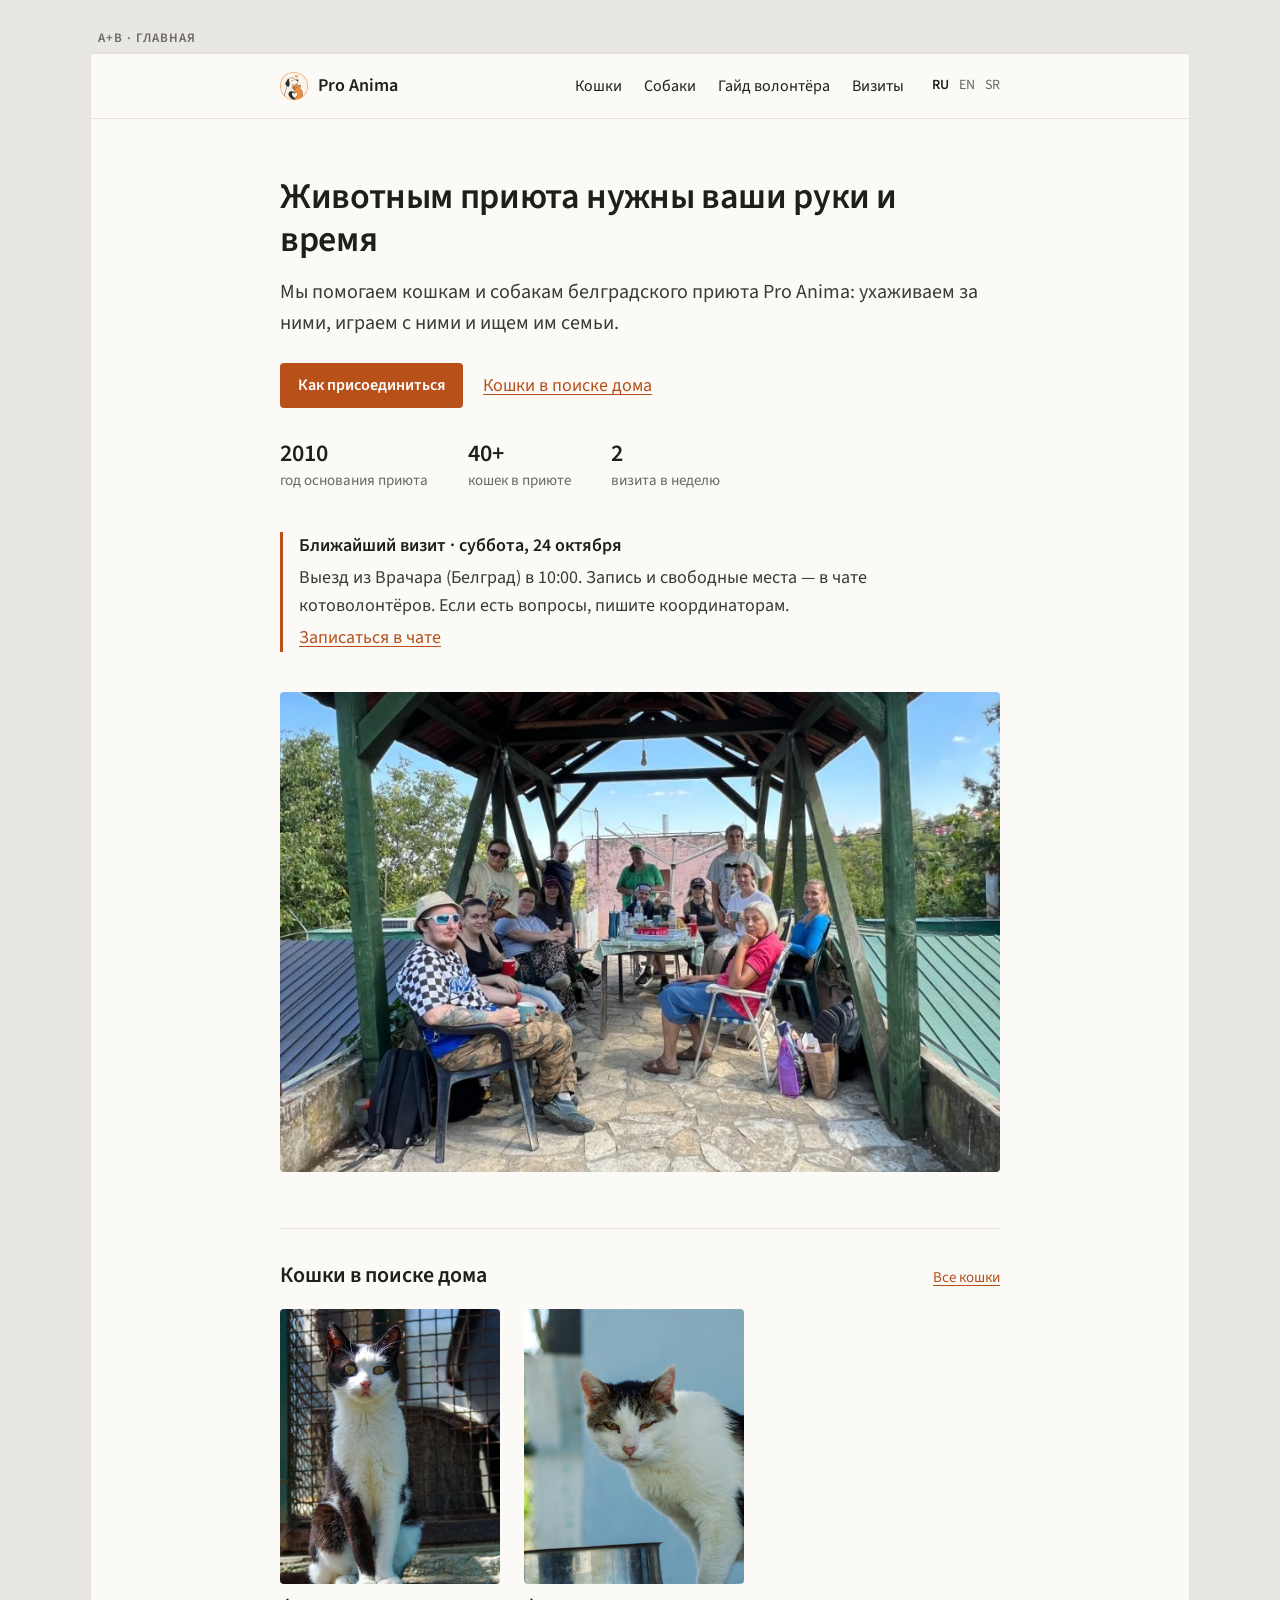
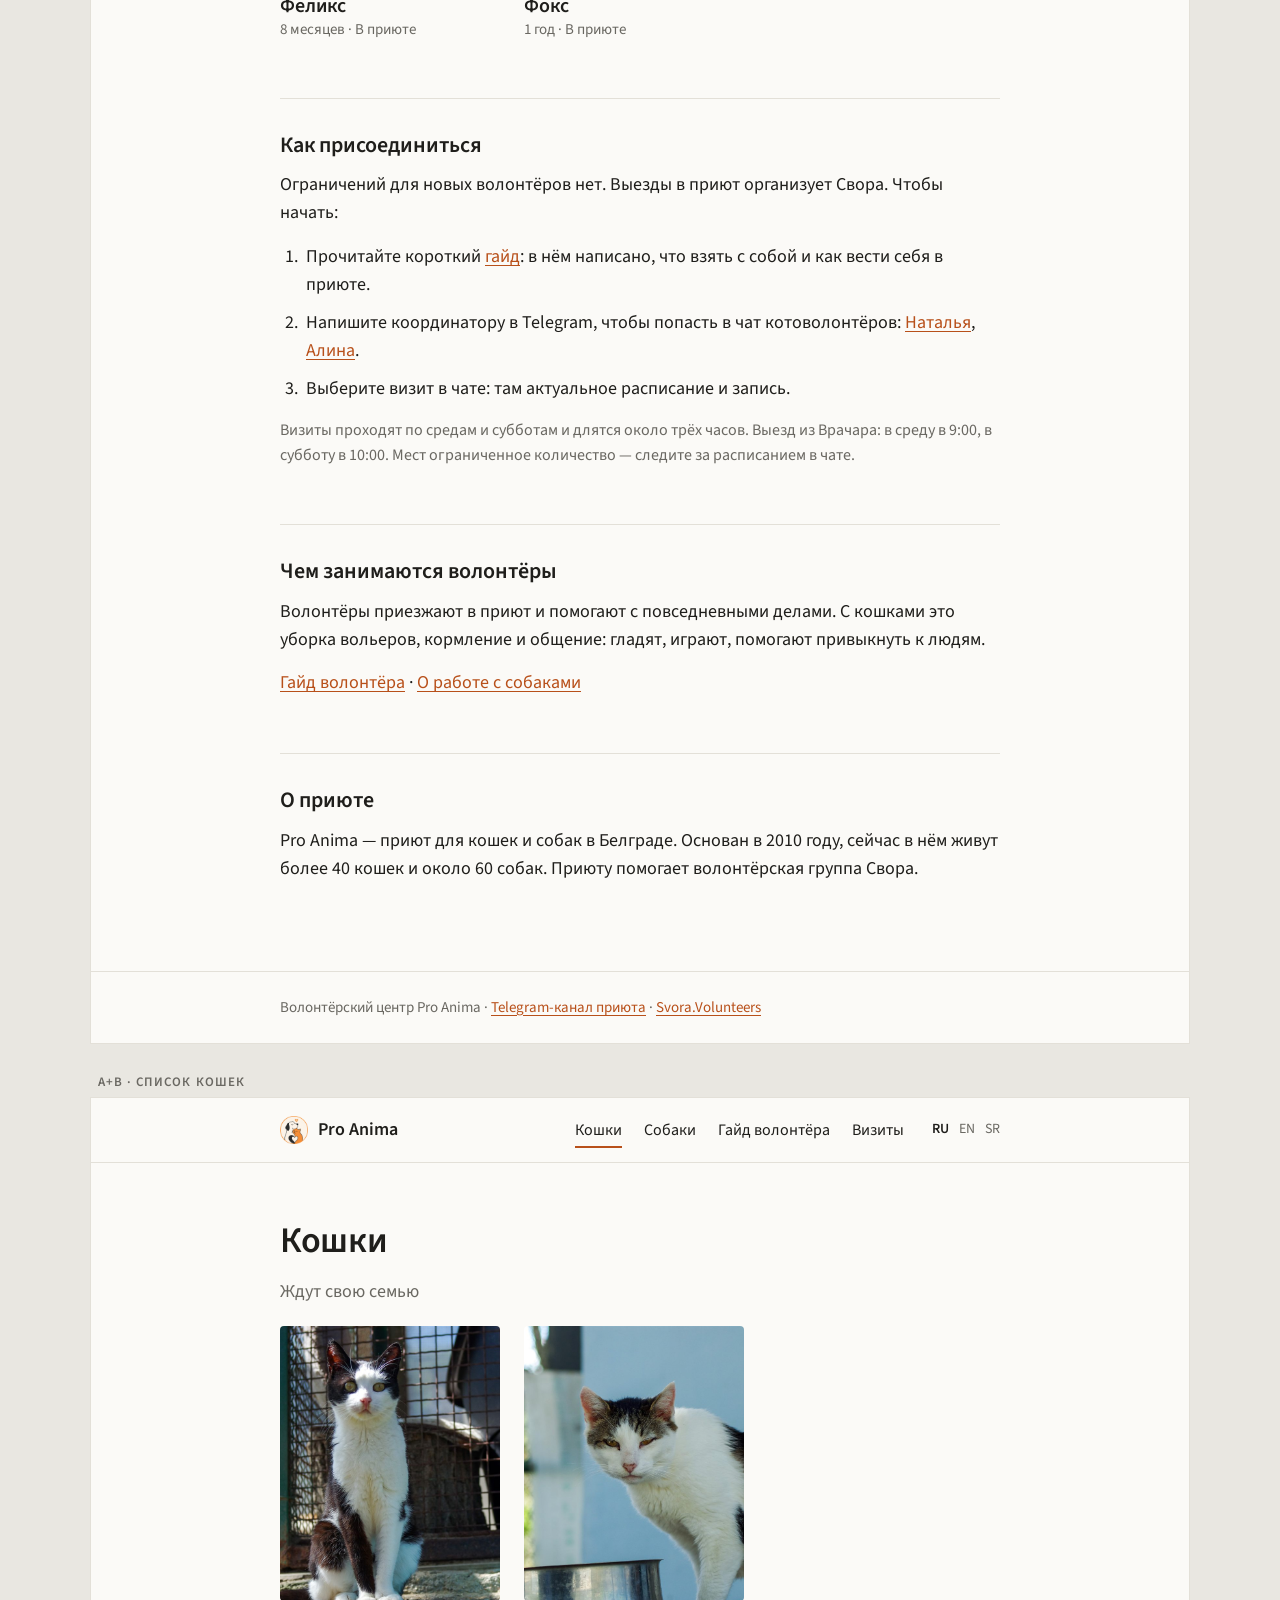
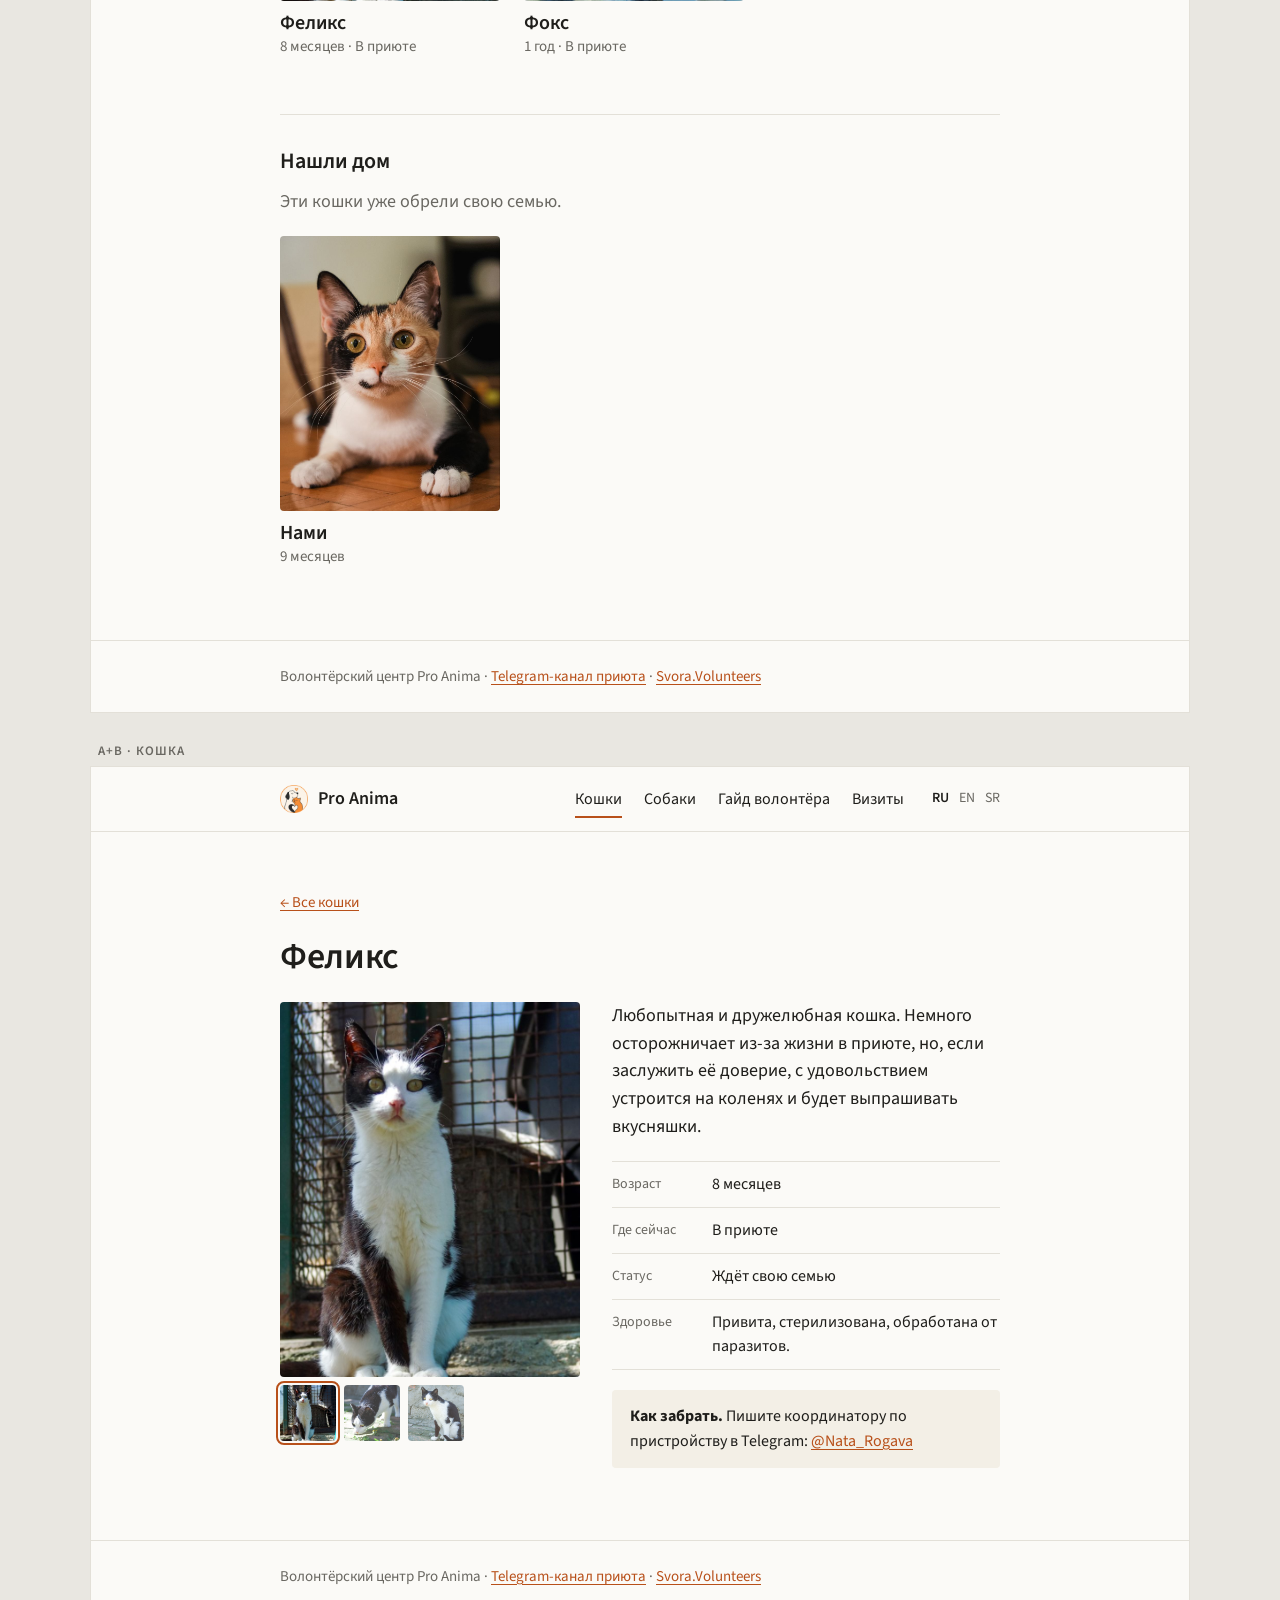
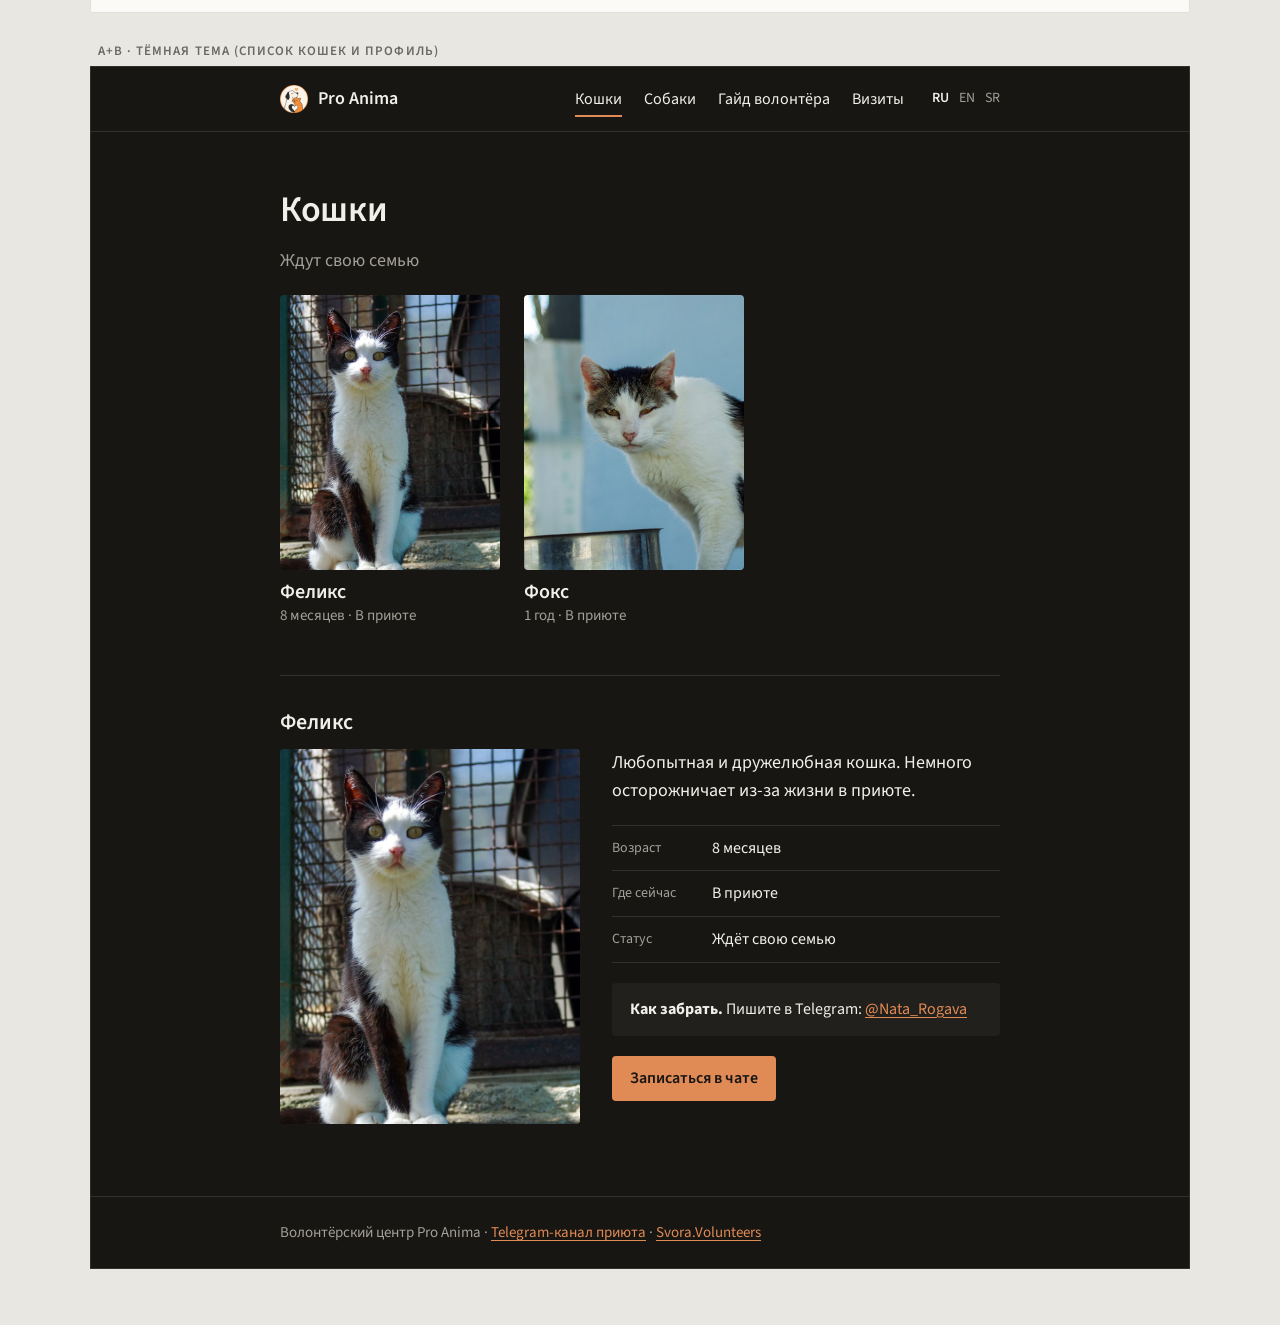
<file: docs/redesign/mockups/d-hybrid.html>
<!doctype html>
<html lang="ru">
<head>
<meta charset="utf-8">
<meta name="viewport" content="width=device-width, initial-scale=1">
<title>Направление A+B — склейка</title>
<link rel="preconnect" href="https://fonts.googleapis.com">
<link href="https://fonts.googleapis.com/css2?family=Source+Sans+3:wght@400;600&display=swap&subset=cyrillic,latin-ext" rel="stylesheet">
<style>
:root {
  --bg: #fbfaf7; --surface: #f3efe6; --ink: #1f1e1b; --body: #3b3a36; --muted: #6a6862; --line: #e3e0d8;
  --accent: #b8501a; --on-accent: #fff;
  --font: "Source Sans 3", system-ui, sans-serif;
  --col: 720px; --gutter: 24px; --card: 220px;
}
/* Dark: same tokens, only values change. Accent is lightened to keep AA contrast on dark. */
.dark {
  --bg: #171613; --surface: #22201c; --ink: #f1efe9; --body: #d6d3cb; --muted: #a29f97; --line: #34312c;
  --accent: #e08a55; --on-accent: #171613;
}
* { box-sizing: border-box; }
body { margin: 0; background: #e9e7e1; font-family: var(--font); color: var(--ink); font-size: 18px; line-height: 1.55; }
.label { max-width: 1100px; margin: 32px auto 8px; padding: 0 8px; font: 600 13px/1 var(--font); letter-spacing: .08em; text-transform: uppercase; color: #6a6862; }
.screen { max-width: 1100px; margin: 0 auto 8px; background: var(--bg); color: var(--ink); border: 1px solid var(--line); }
a { color: var(--accent); text-underline-offset: 3px; }
.wrap { max-width: calc(var(--col) + 2 * var(--gutter)); margin: 0 auto; padding: 0 var(--gutter); }

header { border-bottom: 1px solid var(--line); }
header .wrap { display: flex; flex-wrap: wrap; align-items: center; gap: 8px 28px; min-height: 64px; }
.brand { display: flex; align-items: center; gap: 10px; font-weight: 600; color: var(--ink); text-decoration: none; margin-right: auto; }
.brand img { width: 28px; height: 28px; }
header nav { display: flex; flex-wrap: wrap; gap: 4px 22px; font-size: 16px; }
header nav a { color: var(--ink); text-decoration: none; padding: 4px 0; }
header nav a[aria-current] { box-shadow: 0 2px 0 var(--accent); }
.lang { font-size: 14px; color: var(--muted); display: flex; gap: 10px; }
.lang b { color: var(--ink); font-weight: 600; }

main { padding: 56px 0 72px; }
h1 { font-size: 36px; line-height: 1.2; font-weight: 600; margin: 0 0 16px; letter-spacing: -.01em; }
h2 { font-size: 22px; line-height: 1.3; font-weight: 600; margin: 0 0 12px; }
p { margin: 0 0 16px; }
.lead { font-size: 20px; color: var(--body); }
.sub { color: var(--muted); margin: 0 0 20px; }
.btn { display: inline-block; padding: 10px 18px; border-radius: 4px; background: var(--accent); color: var(--on-accent); text-decoration: none; font-weight: 600; font-size: 16px; }
.actions { display: flex; flex-wrap: wrap; gap: 12px 20px; align-items: center; margin-top: 24px; }
section.block { margin-top: 56px; padding-top: 32px; border-top: 1px solid var(--line); }
.facts { display: flex; flex-wrap: wrap; gap: 12px 40px; margin-top: 32px; color: var(--muted); font-size: 15px; }
.facts b { display: block; font-size: 24px; color: var(--ink); font-weight: 600; line-height: 1.2; }
.next { margin-top: 40px; padding-left: 16px; border-left: 3px solid var(--accent); }
.next .when { font-weight: 600; } .next p { margin: 4px 0 0; color: var(--body); }
ol.steps { padding-left: 22px; margin: 0; } ol.steps li { margin-bottom: 10px; padding-left: 4px; }
.photo-wide { width: 100%; aspect-ratio: 3/2; object-fit: cover; border-radius: 4px; display: block; margin-top: 40px; }
.note { margin-top: 16px; color: var(--muted); font-size: 16px; }

/* cards from B: fixed width, left-aligned, never stretched; three fit in the column */
.grid { display: grid; grid-template-columns: repeat(auto-fill, var(--card)); gap: 28px 24px; margin-top: 20px; }
.card { color: var(--ink); text-decoration: none; display: block; }
.card img { width: 100%; aspect-ratio: 4/5; object-fit: cover; border-radius: 4px; display: block; }
.card .name { font-size: 20px; font-weight: 600; margin-top: 10px; line-height: 1.2; }
.card .meta { color: var(--muted); font-size: 15px; }
.card:hover .name { color: var(--accent); }
.sec-head { display: flex; align-items: baseline; justify-content: space-between; gap: 16px; }
.sec-head h2 { margin: 0; } .sec-head a { font-size: 15px; }

/* profile: photo beside facts inside the same column */
.back { font-size: 15px; display: inline-block; margin-bottom: 20px; }
.profile { display: grid; grid-template-columns: 300px 1fr; gap: 32px; align-items: start; margin-top: 24px; }
.main-photo { width: 100%; aspect-ratio: 4/5; object-fit: cover; border-radius: 4px; display: block; }
.thumbs { display: flex; gap: 8px; margin-top: 8px; } .thumbs img { width: 56px; height: 56px; object-fit: cover; border-radius: 4px; opacity: .75; } .thumbs img:first-child { opacity: 1; outline: 2px solid var(--accent); outline-offset: 2px; }
.desc { margin: 0 0 20px; }
dl.facts-list { margin: 0; display: grid; grid-template-columns: 100px 1fr; border-top: 1px solid var(--line); font-size: 16px; }
dl.facts-list dt, dl.facts-list dd { margin: 0; padding: 10px 0; border-bottom: 1px solid var(--line); }
dl.facts-list dt { color: var(--muted); font-size: 14px; padding-top: 12px; }
.callout { margin-top: 20px; padding: 14px 18px; background: var(--surface); border-radius: 4px; font-size: 16px; }

footer { border-top: 1px solid var(--line); padding: 24px 0; color: var(--muted); font-size: 15px; }

@media (max-width: 640px) {
  :root { --gutter: 16px; }
  body { font-size: 17px; }
  main { padding: 32px 0 48px; }
  h1 { font-size: 30px; }
  .grid { grid-template-columns: repeat(2, 1fr); gap: 24px 16px; }
  .card .name { font-size: 18px; }
  .profile { grid-template-columns: 1fr; gap: 24px; }
  .main-photo { max-width: 320px; }
}
</style>
</head>
<body>

<!-- ============ HOME ============ -->
<div class="label">A+B · Главная</div>
<div class="screen">
<header><div class="wrap">
  <a class="brand" href="#"><img src="/src/main/resources/static/icons/logo.png" alt="">Pro Anima</a>
  <nav><a href="#">Кошки</a><a href="#">Собаки</a><a href="#">Гайд волонтёра</a><a href="#">Визиты</a></nav>
  <div class="lang"><b>RU</b><span>EN</span><span>SR</span></div>
</div></header>
<main><div class="wrap">
  <h1>Животным приюта нужны ваши руки и время</h1>
  <p class="lead">Мы помогаем кошкам и собакам белградского приюта Pro Anima: ухаживаем за ними, играем с ними и ищем им семьи.</p>
  <div class="actions"><a class="btn" href="#">Как присоединиться</a><a href="#">Кошки в поиске дома</a></div>
  <div class="facts"><div><b>2010</b>год основания приюта</div><div><b>40+</b>кошек в приюте</div><div><b>2</b>визита в неделю</div></div>

  <div class="next"><div class="when">Ближайший визит · суббота, 24 октября</div>
    <p>Выезд из Врачара (Белград) в 10:00. Запись и свободные места — в чате котоволонтёров. Если есть вопросы, пишите координаторам.</p>
    <p><a href="#">Записаться в чате</a></p></div>

  <img class="photo-wide" src="/data/images/home-hero.jpg" alt="">

  <section class="block"><div class="sec-head"><h2>Кошки в поиске дома</h2><a href="#">Все кошки</a></div>
    <div class="grid">
      <a class="card" href="#"><img src="/data/images/felix.jpg" alt=""><div class="name">Феликс</div><div class="meta">8 месяцев · В приюте</div></a>
      <a class="card" href="#"><img src="/data/images/fox.jpg" alt=""><div class="name">Фокс</div><div class="meta">1 год · В приюте</div></a>
    </div></section>

  <section class="block"><h2>Как присоединиться</h2>
    <p>Ограничений для новых волонтёров нет. Выезды в приют организует Свора. Чтобы начать:</p>
    <ol class="steps">
      <li>Прочитайте короткий <a href="#">гайд</a>: в нём написано, что взять с собой и как вести себя в приюте.</li>
      <li>Напишите координатору в Telegram, чтобы попасть в чат котоволонтёров: <a href="#">Наталья</a>, <a href="#">Алина</a>.</li>
      <li>Выберите визит в чате: там актуальное расписание и запись.</li>
    </ol>
    <p class="note">Визиты проходят по средам и субботам и длятся около трёх часов. Выезд из Врачара: в среду в 9:00, в субботу в 10:00. Мест ограниченное количество — следите за расписанием в чате.</p></section>

  <section class="block"><h2>Чем занимаются волонтёры</h2>
    <p>Волонтёры приезжают в приют и помогают с повседневными делами. С кошками это уборка вольеров, кормление и общение: гладят, играют, помогают привыкнуть к людям.</p>
    <p><a href="#">Гайд волонтёра</a> · <a href="#">О работе с собаками</a></p></section>

  <section class="block"><h2>О приюте</h2>
    <p>Pro Anima — приют для кошек и собак в Белграде. Основан в 2010 году, сейчас в нём живут более 40 кошек и около 60 собак. Приюту помогает волонтёрская группа Свора.</p></section>
</div></main>
<footer><div class="wrap">Волонтёрский центр Pro Anima · <a href="#">Telegram-канал приюта</a> · <a href="#">Svora.Volunteers</a></div></footer>
</div>

<!-- ============ CATS LIST ============ -->
<div class="label">A+B · Список кошек</div>
<div class="screen">
<header><div class="wrap">
  <a class="brand" href="#"><img src="/src/main/resources/static/icons/logo.png" alt="">Pro Anima</a>
  <nav><a href="#" aria-current="page">Кошки</a><a href="#">Собаки</a><a href="#">Гайд волонтёра</a><a href="#">Визиты</a></nav>
  <div class="lang"><b>RU</b><span>EN</span><span>SR</span></div>
</div></header>
<main><div class="wrap">
  <h1>Кошки</h1>
  <p class="sub">Ждут свою семью</p>
  <div class="grid" style="margin-top:0">
    <a class="card" href="#"><img src="/data/images/felix.jpg" alt=""><div class="name">Феликс</div><div class="meta">8 месяцев · В приюте</div></a>
    <a class="card" href="#"><img src="/data/images/fox.jpg" alt=""><div class="name">Фокс</div><div class="meta">1 год · В приюте</div></a>
  </div>
  <section class="block"><h2>Нашли дом</h2><p class="sub" style="margin-bottom:0">Эти кошки уже обрели свою семью.</p>
    <div class="grid"><a class="card" href="#"><img src="/data/images/nami.jpg" alt=""><div class="name">Нами</div><div class="meta">9 месяцев</div></a></div></section>
</div></main>
<footer><div class="wrap">Волонтёрский центр Pro Anima · <a href="#">Telegram-канал приюта</a> · <a href="#">Svora.Volunteers</a></div></footer>
</div>

<!-- ============ CAT PROFILE ============ -->
<div class="label">A+B · Кошка</div>
<div class="screen">
<header><div class="wrap">
  <a class="brand" href="#"><img src="/src/main/resources/static/icons/logo.png" alt="">Pro Anima</a>
  <nav><a href="#" aria-current="page">Кошки</a><a href="#">Собаки</a><a href="#">Гайд волонтёра</a><a href="#">Визиты</a></nav>
  <div class="lang"><b>RU</b><span>EN</span><span>SR</span></div>
</div></header>
<main><div class="wrap">
  <a class="back" href="#">← Все кошки</a>
  <h1>Феликс</h1>
  <div class="profile">
    <div>
      <img class="main-photo" src="/data/images/felix.jpg" alt="">
      <div class="thumbs"><img src="/data/images/felix.jpg" alt=""><img src="/data/images/felix-2.jpg" alt=""><img src="/data/images/felix-3.jpg" alt=""></div>
    </div>
    <div>
      <p class="desc">Любопытная и дружелюбная кошка. Немного осторожничает из-за жизни в приюте, но, если заслужить её доверие, с удовольствием устроится на коленях и будет выпрашивать вкусняшки.</p>
      <dl class="facts-list">
        <dt>Возраст</dt><dd>8 месяцев</dd>
        <dt>Где сейчас</dt><dd>В приюте</dd>
        <dt>Статус</dt><dd>Ждёт свою семью</dd>
        <dt>Здоровье</dt><dd>Привита, стерилизована, обработана от паразитов.</dd>
      </dl>
      <div class="callout"><b>Как забрать.</b> Пишите координатору по пристройству в Telegram: <a href="#">@Nata_Rogava</a></div>
    </div>
  </div>
</div></main>
<footer><div class="wrap">Волонтёрский центр Pro Anima · <a href="#">Telegram-канал приюта</a> · <a href="#">Svora.Volunteers</a></div></footer>
</div>

<!-- ============ DARK ============ -->
<div class="label">A+B · Тёмная тема (список кошек и профиль)</div>
<div class="screen dark">
<header><div class="wrap">
  <a class="brand" href="#"><img src="/src/main/resources/static/icons/logo.png" alt="">Pro Anima</a>
  <nav><a href="#" aria-current="page">Кошки</a><a href="#">Собаки</a><a href="#">Гайд волонтёра</a><a href="#">Визиты</a></nav>
  <div class="lang"><b>RU</b><span>EN</span><span>SR</span></div>
</div></header>
<main><div class="wrap">
  <h1>Кошки</h1>
  <p class="sub">Ждут свою семью</p>
  <div class="grid" style="margin-top:0">
    <a class="card" href="#"><img src="/data/images/felix.jpg" alt=""><div class="name">Феликс</div><div class="meta">8 месяцев · В приюте</div></a>
    <a class="card" href="#"><img src="/data/images/fox.jpg" alt=""><div class="name">Фокс</div><div class="meta">1 год · В приюте</div></a>
  </div>
  <section class="block" style="margin-top:48px"><h2>Феликс</h2>
    <div class="profile" style="margin-top:12px">
      <div><img class="main-photo" src="/data/images/felix.jpg" alt=""></div>
      <div>
        <p class="desc">Любопытная и дружелюбная кошка. Немного осторожничает из-за жизни в приюте.</p>
        <dl class="facts-list"><dt>Возраст</dt><dd>8 месяцев</dd><dt>Где сейчас</dt><dd>В приюте</dd><dt>Статус</dt><dd>Ждёт свою семью</dd></dl>
        <div class="callout"><b>Как забрать.</b> Пишите в Telegram: <a href="#">@Nata_Rogava</a></div>
        <p style="margin-top:20px"><a class="btn" href="#">Записаться в чате</a></p>
      </div>
    </div></section>
</div></main>
<footer><div class="wrap">Волонтёрский центр Pro Anima · <a href="#">Telegram-канал приюта</a> · <a href="#">Svora.Volunteers</a></div></footer>
</div>
<div style="height:48px"></div>
</body>
</html>
</file>
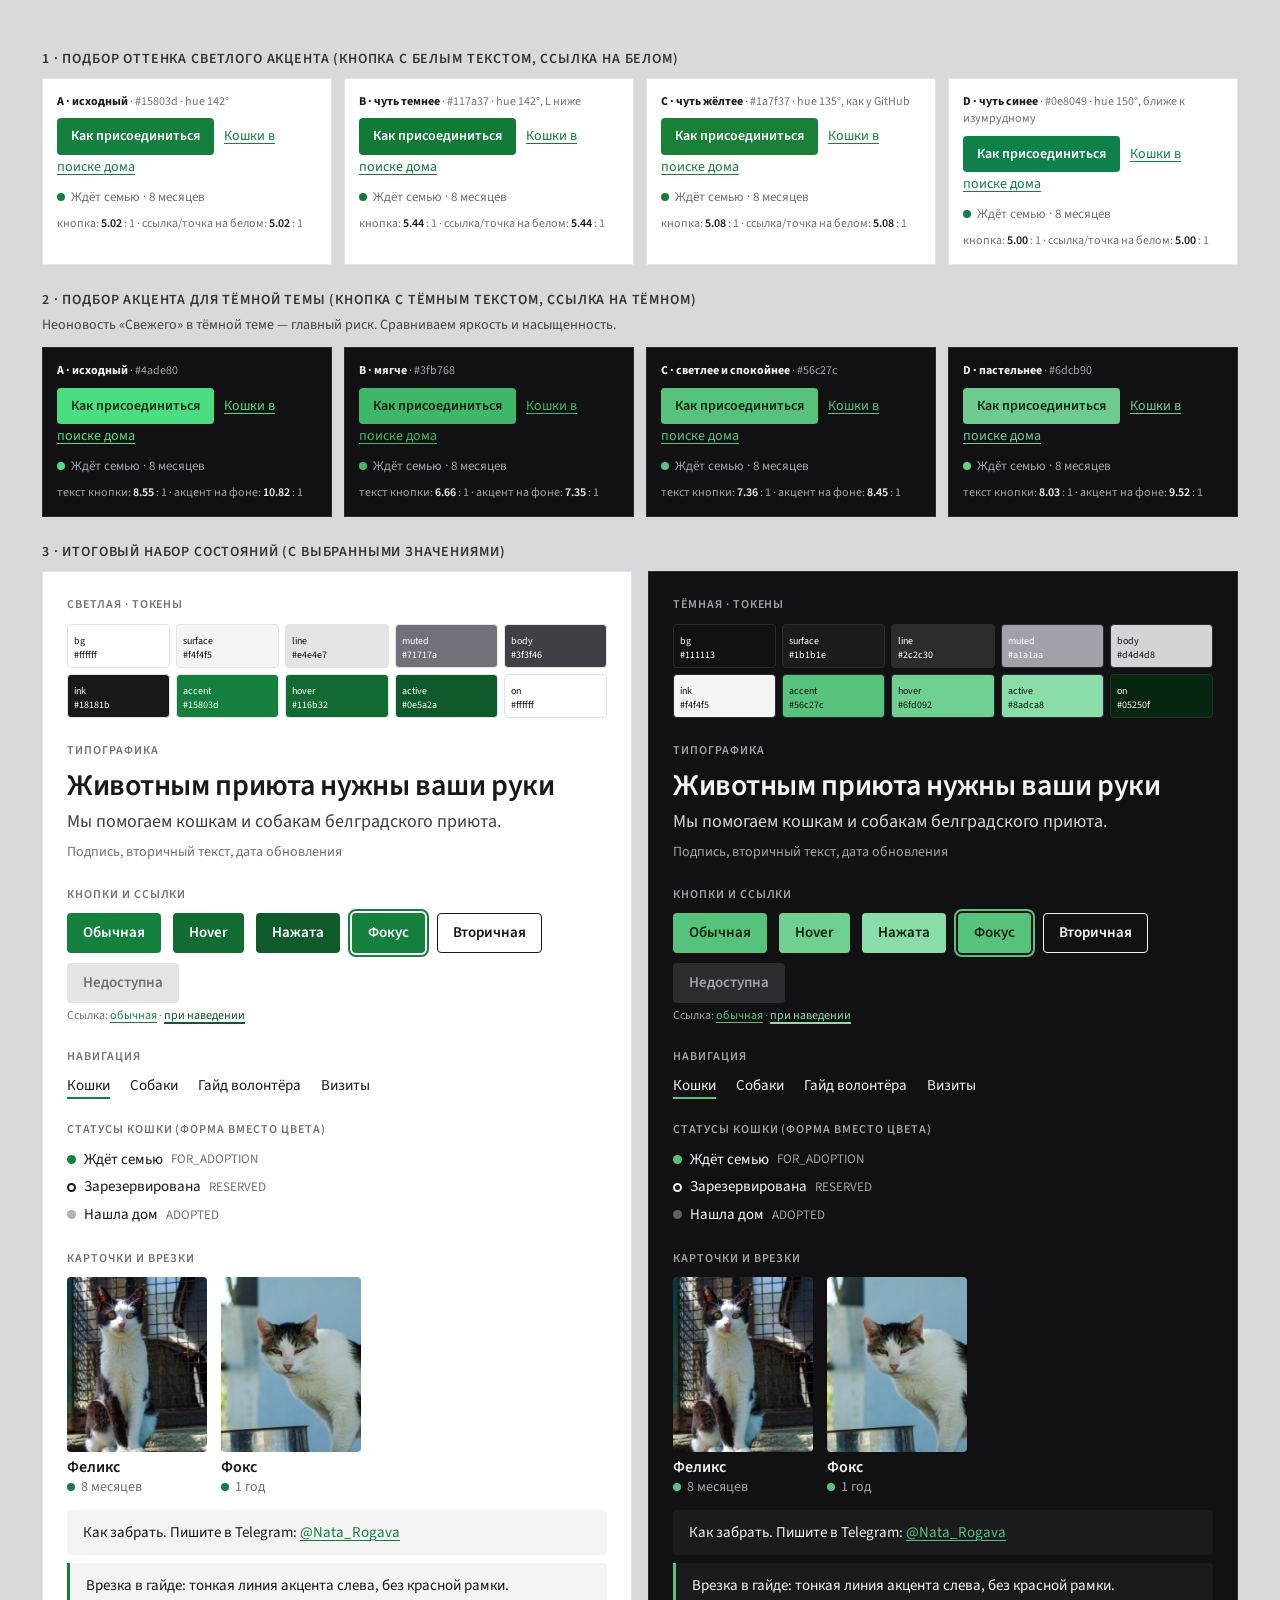
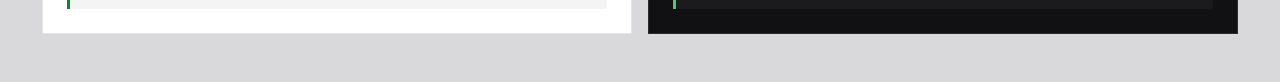
<file: docs/redesign/mockups/g-fresh.html>
<!doctype html>
<html lang="ru">
<head>
<meta charset="utf-8">
<meta name="viewport" content="width=device-width, initial-scale=1">
<title>Свежий — доводка</title>
<link href="https://fonts.googleapis.com/css2?family=Source+Sans+3:wght@400;600&display=swap&subset=cyrillic,latin-ext" rel="stylesheet">
<style>
* { box-sizing: border-box; }
body { margin: 0; background: #d9d9dc; font-family: "Source Sans 3", system-ui, sans-serif; font-size: 16px; line-height: 1.45; padding: 24px 0 48px; color: #18181b; }
.page { max-width: 1220px; margin: 0 auto; padding: 0 12px; }
.band { font: 600 14px/1 "Source Sans 3", sans-serif; letter-spacing: .06em; text-transform: uppercase; color: #333; margin: 28px 0 12px; }
.note { font-size: 14px; color: #444; margin: -4px 0 12px; max-width: 900px; }
.row4 { display: grid; grid-template-columns: repeat(4, 1fr); gap: 12px; }
.cell { background: var(--bg); color: var(--ink); border: 1px solid var(--line); padding: 14px; }
.cell .tag { font-size: 12px; color: var(--muted); margin-bottom: 8px; }
.cell .tag b { color: var(--ink); }
.btn { display: inline-block; padding: 8px 14px; border-radius: 4px; background: var(--accent); color: var(--on); font-weight: 600; font-size: 14px; }
.cell a { color: var(--link); font-size: 14px; margin-left: 10px; text-underline-offset: 3px; }
.dot { display: inline-block; width: 8px; height: 8px; border-radius: 50%; background: var(--accent); margin-right: 6px; }
.cell .meta { margin-top: 10px; font-size: 13px; color: var(--muted); }
.ratio { font-size: 12px; color: var(--muted); margin-top: 8px; line-height: 1.5; }
.ratio i { font-style: normal; font-weight: 600; color: var(--ink); }

/* component sheet */
.pair { display: grid; grid-template-columns: 1fr 1fr; gap: 16px; }
.sheet { background: var(--bg); color: var(--ink); border: 1px solid var(--line); padding: 24px; }
.sheet h3 { font-size: 12px; letter-spacing: .08em; text-transform: uppercase; color: var(--muted); font-weight: 600; margin: 24px 0 10px; }
.sheet h3:first-child { margin-top: 0; }
.sheet a { color: var(--link); text-underline-offset: 3px; text-decoration-thickness: 1px; }
.sheet a:hover { color: var(--link-hover); text-decoration-thickness: 2px; }
.sheet .btn { padding: 9px 16px; font-size: 15px; background: var(--accent); color: var(--on); }
.sheet .btn.hover { background: var(--accent-hover); }
.sheet .btn.active { background: var(--accent-active); }
.sheet .btn.focus { outline: 2px solid var(--accent); outline-offset: 2px; }
.sheet .btn.sec { background: transparent; color: var(--ink); border: 1px solid var(--ink); padding: 8px 15px; }
.sheet .btn.dis { background: var(--line); color: var(--muted); }
.states { display: flex; flex-wrap: wrap; gap: 10px 12px; align-items: center; }
.cap { font-size: 12px; color: var(--muted); margin-top: 4px; }
nav.demo { display: flex; gap: 20px; font-size: 15px; }
nav.demo span.cur { box-shadow: 0 2px 0 var(--accent); }
.status { display: flex; flex-direction: column; gap: 6px; font-size: 15px; }
.s { display: flex; align-items: center; gap: 8px; }
.s i { width: 9px; height: 9px; border-radius: 50%; display: inline-block; flex: none; }
.s.for i { background: var(--accent); }
.s.res i { border: 2px solid var(--ink); background: transparent; }
.s.adp i { background: var(--muted); opacity: .55; }
.s small { color: var(--muted); font-size: 13px; }
.swatches { display: grid; grid-template-columns: repeat(5, 1fr); gap: 6px; }
.sw { height: 44px; border-radius: 4px; border: 1px solid var(--line); font-size: 10px; padding: 4px 6px; display: flex; align-items: flex-end; }
.callout { padding: 12px 16px; background: var(--surface); border-radius: 4px; font-size: 15px; }
.callout.info { border-left: 3px solid var(--accent); border-radius: 0 4px 4px 0; }
.cards { display: grid; grid-template-columns: repeat(2, 140px); gap: 14px; }
.card img { width: 100%; aspect-ratio: 4/5; object-fit: cover; border-radius: 4px; display: block; }
.card .name { font-weight: 600; margin-top: 6px; line-height: 1.2; }
hr { border: 0; border-top: 1px solid var(--line); margin: 12px 0; }
.p-h1 { font-size: 30px; line-height: 1.15; font-weight: 600; letter-spacing: -.01em; margin: 0 0 6px; }
.p-lead { font-size: 18px; color: var(--body); margin: 0 0 6px; }
.p-small { font-size: 14px; color: var(--muted); }
</style>
</head>
<body>
<div class="page">

<div class="band">1 · Подбор оттенка светлого акцента (кнопка с белым текстом, ссылка на белом)</div>
<div class="row4" id="lightVariants"></div>

<div class="band">2 · Подбор акцента для тёмной темы (кнопка с тёмным текстом, ссылка на тёмном)</div>
<div class="note">Неоновость «Свежего» в тёмной теме — главный риск. Сравниваем яркость и насыщенность.</div>
<div class="row4" id="darkVariants"></div>

<div class="band">3 · Итоговый набор состояний (с выбранными значениями)</div>
<div class="pair" id="sheets"></div>

</div>
<script>
const lum = h => { h=h.slice(1); const c=[0,2,4].map(i=>parseInt(h.substr(i,2),16)/255).map(x=>x<=.03928?x/12.92:((x+.055)/1.055)**2.4); return .2126*c[0]+.7152*c[1]+.0722*c[2]; };
const cr = (a,b) => { const [x,y]=[lum(a),lum(b)].sort((p,q)=>q-p); return ((x+.05)/(y+.05)).toFixed(2); };

const light = { bg:"#ffffff", surface:"#f4f4f5", ink:"#18181b", body:"#3f3f46", muted:"#71717a", line:"#e4e4e7" };
const dark  = { bg:"#111113", surface:"#1b1b1e", ink:"#f4f4f5", body:"#d4d4d8", muted:"#a1a1aa", line:"#2c2c30" };

const LV = [
  { n:"A · исходный", hex:"#15803d", note:"hue 142°" },
  { n:"B · чуть темнее", hex:"#117a37", note:"hue 142°, L ниже" },
  { n:"C · чуть жёлтее", hex:"#1a7f37", note:"hue 135°, как у GitHub" },
  { n:"D · чуть синее", hex:"#0e8049", note:"hue 150°, ближе к изумрудному" },
];
const DV = [
  { n:"A · исходный", hex:"#4ade80", on:"#052e16" },
  { n:"B · мягче", hex:"#3fb768", on:"#04210f" },
  { n:"C · светлее и спокойнее", hex:"#56c27c", on:"#05250f" },
  { n:"D · пастельнее", hex:"#6dcb90", on:"#062812" },
];

function vars(t, accent, on, extra={}) {
  return `--bg:${t.bg};--surface:${t.surface};--ink:${t.ink};--body:${t.body};--muted:${t.muted};--line:${t.line};--accent:${accent};--link:${accent};--on:${on};` +
         Object.entries(extra).map(([k,v])=>`--${k}:${v}`).join(";");
}
document.getElementById("lightVariants").innerHTML = LV.map(v => `
  <div class="cell" style="${vars(light, v.hex, "#ffffff")}">
    <div class="tag"><b>${v.n}</b> · ${v.hex} · ${v.note}</div>
    <span class="btn">Как присоединиться</span><a href="#">Кошки в поиске дома</a>
    <div class="meta"><span class="dot"></span>Ждёт семью · 8 месяцев</div>
    <div class="ratio">кнопка: <i>${cr("#ffffff", v.hex)}</i> : 1 · ссылка/точка на белом: <i>${cr(v.hex, "#ffffff")}</i> : 1</div>
  </div>`).join("");
document.getElementById("darkVariants").innerHTML = DV.map(v => `
  <div class="cell" style="${vars(dark, v.hex, v.on)}">
    <div class="tag"><b>${v.n}</b> · ${v.hex}</div>
    <span class="btn">Как присоединиться</span><a href="#">Кошки в поиске дома</a>
    <div class="meta"><span class="dot"></span>Ждёт семью · 8 месяцев</div>
    <div class="ratio">текст кнопки: <i>${cr(v.on, v.hex)}</i> : 1 · акцент на фоне: <i>${cr(v.hex, dark.bg)}</i> : 1</div>
  </div>`).join("");

// Final proposal: light = A (verified on screen), dark = C. Hover/active are derived shades.
const FL = { accent:"#15803d", hover:"#116b32", active:"#0e5a2a", linkHover:"#0e5a2a", on:"#ffffff" };
const FD = { accent:"#56c27c", hover:"#6fd092", active:"#8adca8", linkHover:"#8adca8", on:"#05250f" };

function sheet(t, f, label) {
  const s = vars(t, f.accent, f.on, { "accent-hover": f.hover, "accent-active": f.active, "link-hover": f.linkHover });
  const sw = [["bg",t.bg],["surface",t.surface],["line",t.line],["muted",t.muted],["body",t.body],["ink",t.ink],["accent",f.accent],["hover",f.hover],["active",f.active],["on",f.on]]
    .map(([n,c]) => `<div class="sw" style="background:${c};color:${lum(c)>.4?'#111':'#fff'}">${n}<br>${c}</div>`).join("");
  return `<div class="sheet" style="${s}">
    <h3>${label} · токены</h3><div class="swatches">${sw}</div>
    <h3>Типографика</h3>
    <div class="p-h1">Животным приюта нужны ваши руки</div>
    <div class="p-lead">Мы помогаем кошкам и собакам белградского приюта.</div>
    <div class="p-small">Подпись, вторичный текст, дата обновления</div>
    <h3>Кнопки и ссылки</h3>
    <div class="states">
      <span class="btn">Обычная</span><span class="btn hover">Hover</span><span class="btn active">Нажата</span><span class="btn focus">Фокус</span>
      <span class="btn sec">Вторичная</span><span class="btn dis">Недоступна</span>
    </div>
    <div class="cap">Ссылка: <a href="#">обычная</a> · <a href="#" style="color:var(--link-hover);text-decoration-thickness:2px">при наведении</a></div>
    <h3>Навигация</h3>
    <nav class="demo"><span class="cur">Кошки</span><span>Собаки</span><span>Гайд волонтёра</span><span>Визиты</span></nav>
    <h3>Статусы кошки (форма вместо цвета)</h3>
    <div class="status">
      <div class="s for"><i></i>Ждёт семью <small>FOR_ADOPTION</small></div>
      <div class="s res"><i></i>Зарезервирована <small>RESERVED</small></div>
      <div class="s adp"><i></i>Нашла дом <small>ADOPTED</small></div>
    </div>
    <h3>Карточки и врезки</h3>
    <div class="cards"><div class="card"><img src="/data/images/felix.jpg" alt=""><div class="name">Феликс</div><div class="p-small"><span class="dot"></span>8 месяцев</div></div><div class="card"><img src="/data/images/fox.jpg" alt=""><div class="name">Фокс</div><div class="p-small"><span class="dot"></span>1 год</div></div></div>
    <div style="height:12px"></div>
    <div class="callout">Как забрать. Пишите в Telegram: <a href="#">@Nata_Rogava</a></div>
    <div style="height:8px"></div>
    <div class="callout info">Врезка в гайде: тонкая линия акцента слева, без красной рамки.</div>
  </div>`;
}
document.getElementById("sheets").innerHTML = sheet(light, FL, "Светлая") + sheet(dark, FD, "Тёмная");
</script>
</body>
</html>
</file>
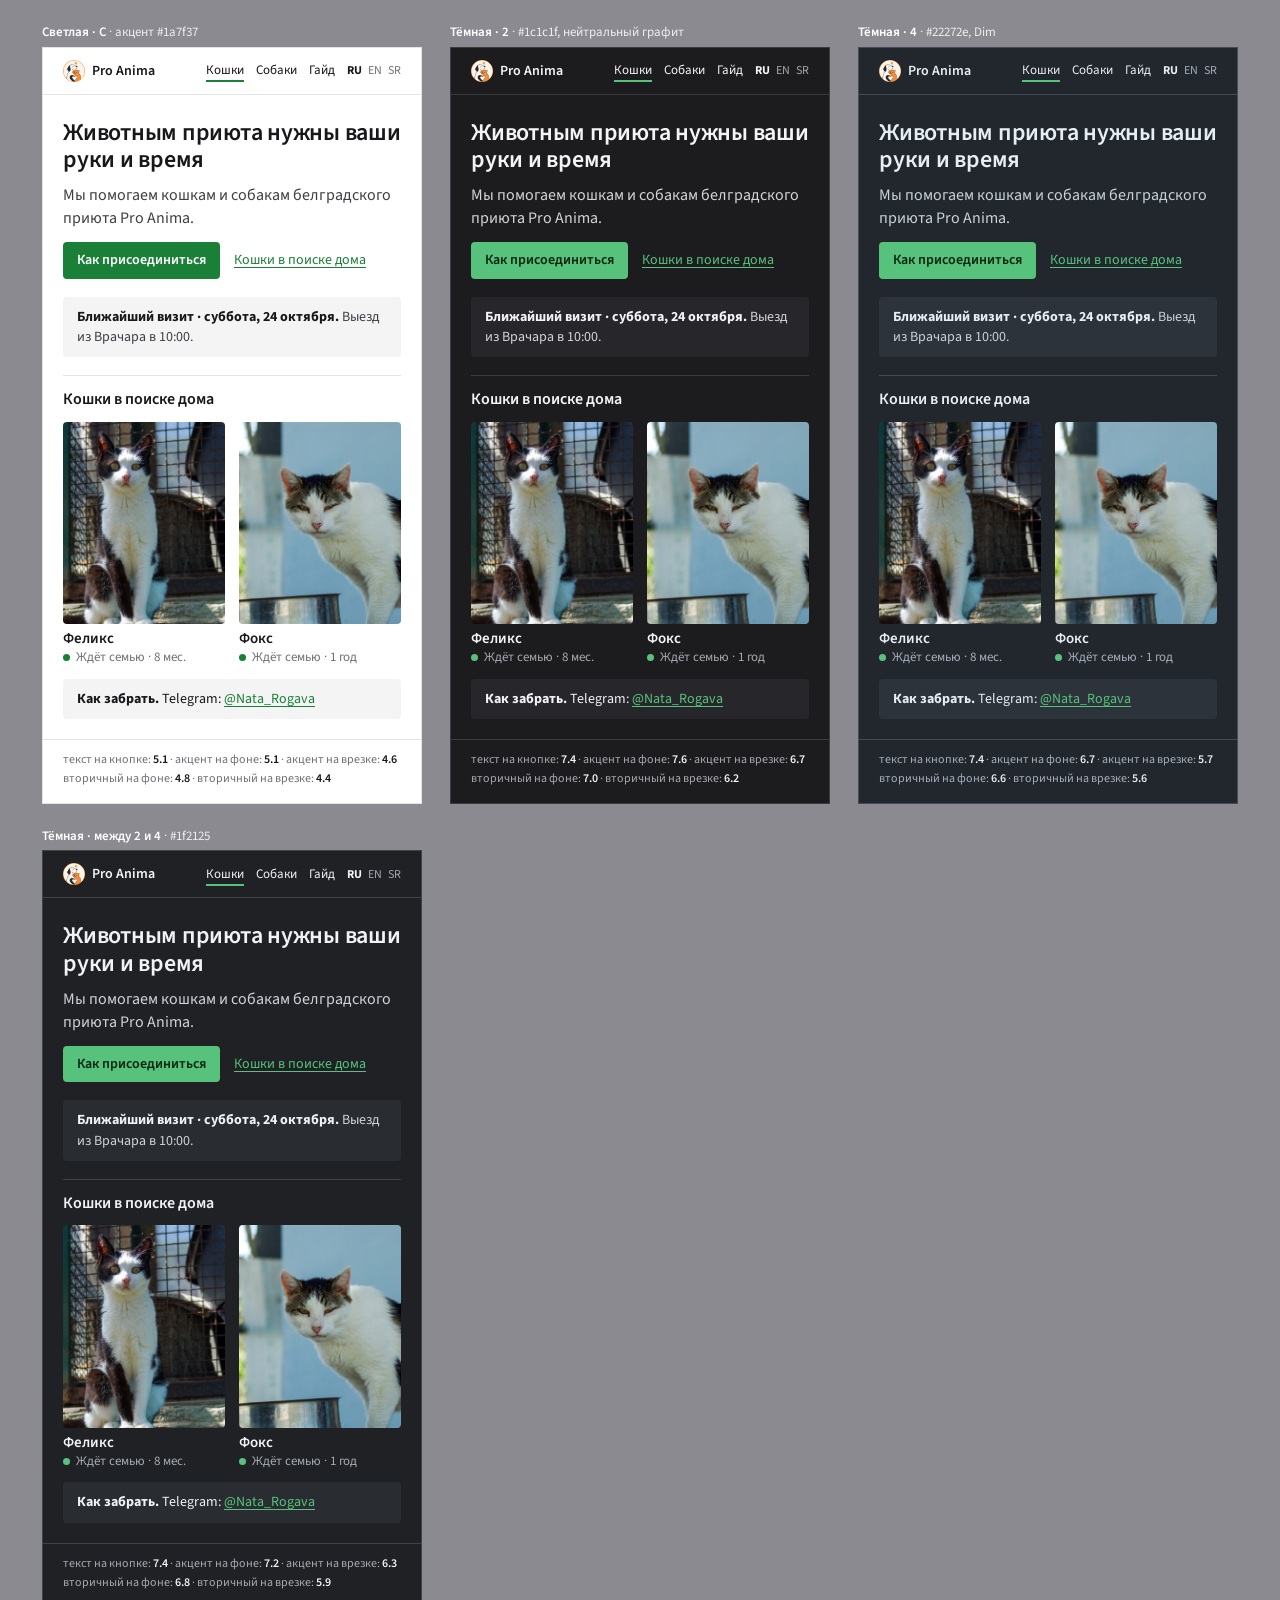
<file: docs/redesign/mockups/i-final.html>
<!doctype html>
<html lang="ru">
<head>
<meta charset="utf-8">
<meta name="viewport" content="width=device-width, initial-scale=1">
<title>Светлая C и тёмные 2 / 4</title>
<link href="https://fonts.googleapis.com/css2?family=Source+Sans+3:wght@400;600&display=swap&subset=cyrillic,latin-ext" rel="stylesheet">
<style>
* { box-sizing: border-box; }
body { margin: 0; background: #8a8a90; font-family: "Source Sans 3", system-ui, sans-serif; font-size: 16px; line-height: 1.45; padding: 24px 0 48px; }
.page { max-width: 1220px; margin: 0 auto; padding: 0 12px; }
.grid3 { display: grid; grid-template-columns: repeat(3, 380px); gap: 24px 20px; justify-content: space-between; }
.cap { font: 600 13px/1.3 "Source Sans 3", sans-serif; color: #fff; margin-bottom: 6px; }
.cap span { font-weight: 400; color: #eee; }
.panel { background: var(--bg); color: var(--ink); border: 1px solid var(--line); }
.panel a { color: var(--accent); text-underline-offset: 3px; }
.in { padding: 0 20px; }
header { border-bottom: 1px solid var(--line); }
header .in { display: flex; align-items: center; gap: 12px; height: 46px; font-size: 13px; }
.brand { display: flex; align-items: center; gap: 7px; font-weight: 600; margin-right: auto; font-size: 14px; }
.brand img { width: 22px; height: 22px; }
nav { display: flex; gap: 12px; } nav span.cur { box-shadow: 0 2px 0 var(--accent); }
.lang { font-size: 12px; color: var(--muted); display: flex; gap: 6px; } .lang b { color: var(--ink); }
main { padding: 24px 20px 20px; }
h1 { font-size: 24px; line-height: 1.15; font-weight: 600; margin: 0 0 10px; letter-spacing: -.01em; }
p { margin: 0 0 10px; }
.lead { font-size: 16px; color: var(--body); }
.actions { display: flex; gap: 14px; align-items: center; margin-top: 12px; font-size: 14px; }
.btn { display: inline-block; padding: 8px 14px; border-radius: 4px; background: var(--accent); color: var(--on); font-weight: 600; }
.next { margin-top: 18px; padding: 10px 14px; background: var(--surface); border-radius: 4px; font-size: 14px; color: var(--body); }
.next b { color: var(--ink); }
.sec { margin-top: 18px; padding-top: 12px; border-top: 1px solid var(--line); }
h2 { font-size: 16px; font-weight: 600; margin: 0 0 10px; }
.cards { display: grid; grid-template-columns: 1fr 1fr; gap: 14px; }
.card img { width: 100%; aspect-ratio: 4/5; object-fit: cover; border-radius: 4px; display: block; }
.card .name { font-size: 15px; font-weight: 600; margin-top: 6px; line-height: 1.2; }
.card .meta { color: var(--muted); font-size: 13px; display: flex; align-items: center; gap: 6px; }
.dot { width: 7px; height: 7px; border-radius: 50%; background: var(--accent); flex: none; }
.callout { margin-top: 12px; padding: 10px 14px; background: var(--surface); border-radius: 4px; font-size: 14px; }
.ratio { padding: 10px 20px 14px; font-size: 12px; color: var(--muted); border-top: 1px solid var(--line); line-height: 1.6; }
.ratio i { font-style: normal; font-weight: 600; color: var(--ink); }
</style>
</head>
<body>
<div class="page"><div class="grid3" id="g"></div></div>
<script>
const lum = h => { h=h.slice(1); const c=[0,2,4].map(i=>parseInt(h.substr(i,2),16)/255).map(x=>x<=.03928?x/12.92:((x+.055)/1.055)**2.4); return .2126*c[0]+.7152*c[1]+.0722*c[2]; };
const cr = (a,b) => { const [x,y]=[lum(a),lum(b)].sort((p,q)=>q-p); return ((x+.05)/(y+.05)).toFixed(1); };
const T = [
  { n:"Светлая · C", note:"акцент #1a7f37", bg:"#ffffff", surface:"#f4f4f5", line:"#e4e4e7", ink:"#18181b", body:"#3f3f46", muted:"#71717a", accent:"#1a7f37", on:"#ffffff" },
  { n:"Тёмная · 2", note:"#1c1c1f, нейтральный графит", bg:"#1c1c1f", surface:"#27272b", line:"#3a3a3f", ink:"#f4f4f5", body:"#d4d4d8", muted:"#a6a6ae", accent:"#56c27c", on:"#05250f" },
  { n:"Тёмная · 4", note:"#22272e, Dim", bg:"#22272e", surface:"#2d333b", line:"#444c56", ink:"#e6edf3", body:"#c9d1d9", muted:"#a3adb8", accent:"#56c27c", on:"#05250f" },
  { n:"Тёмная · между 2 и 4", note:"#1f2125", bg:"#1f2125", surface:"#292c31", line:"#3e4249", ink:"#f0f2f5", body:"#cfd3d9", muted:"#a4a9b1", accent:"#56c27c", on:"#05250f" },
  { n:"Светлая · C на светлой врезке", note:"ссылка и кнопка в крупном виде", bg:"#f4f4f5", surface:"#ffffff", line:"#e4e4e7", ink:"#18181b", body:"#3f3f46", muted:"#71717a", accent:"#1a7f37", on:"#ffffff" },
];
document.getElementById("g").innerHTML = T.slice(0,4).map(t => `
<div><div class="cap">${t.n} <span>· ${t.note}</span></div>
<div class="panel" style="--bg:${t.bg};--surface:${t.surface};--line:${t.line};--ink:${t.ink};--body:${t.body};--muted:${t.muted};--accent:${t.accent};--on:${t.on}">
  <header><div class="in"><span class="brand"><img src="/src/main/resources/static/icons/logo.png" alt="">Pro Anima</span><nav><span class="cur">Кошки</span><span>Собаки</span><span>Гайд</span></nav><span class="lang"><b>RU</b><span>EN</span><span>SR</span></span></div></header>
  <main>
    <h1>Животным приюта нужны ваши руки и время</h1>
    <p class="lead">Мы помогаем кошкам и собакам белградского приюта Pro Anima.</p>
    <div class="actions"><span class="btn">Как присоединиться</span><a href="#">Кошки в поиске дома</a></div>
    <div class="next"><b>Ближайший визит · суббота, 24 октября.</b> Выезд из Врачара в 10:00.</div>
    <div class="sec"><h2>Кошки в поиске дома</h2><div class="cards">
      <div class="card"><img src="/data/images/felix.jpg" alt=""><div class="name">Феликс</div><div class="meta"><span class="dot"></span>Ждёт семью · 8 мес.</div></div>
      <div class="card"><img src="/data/images/fox.jpg" alt=""><div class="name">Фокс</div><div class="meta"><span class="dot"></span>Ждёт семью · 1 год</div></div></div>
      <div class="callout"><b>Как забрать.</b> Telegram: <a href="#">@Nata_Rogava</a></div></div>
  </main>
  <div class="ratio">текст на кнопке: <i>${cr(t.on,t.accent)}</i> · акцент на фоне: <i>${cr(t.accent,t.bg)}</i> · акцент на врезке: <i>${cr(t.accent,t.surface)}</i><br>вторичный на фоне: <i>${cr(t.muted,t.bg)}</i> · вторичный на врезке: <i>${cr(t.muted,t.surface)}</i></div>
</div></div>`).join("");
</script>
</body>
</html>
</file>
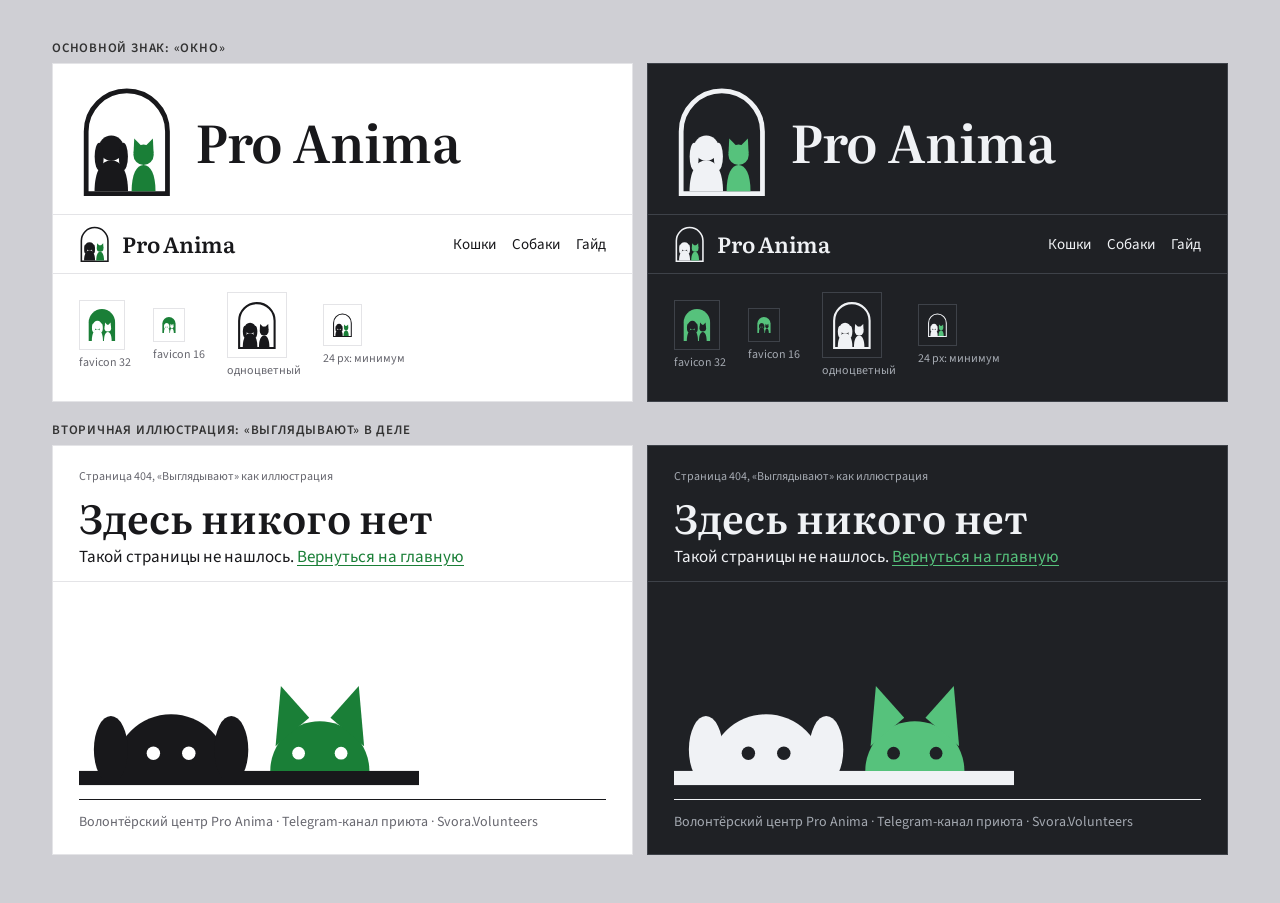
<file: docs/redesign/mockups/n-logo.html>
<!doctype html>
<html lang="ru">
<head>
<meta charset="utf-8">
<meta name="viewport" content="width=device-width, initial-scale=1">
<title>Логотип — система</title>
<link href="https://fonts.googleapis.com/css2?family=Source+Sans+3:wght@400;600&family=Literata:opsz,wght@7..72,600&display=swap&subset=cyrillic,latin-ext" rel="stylesheet">
<style>
* { box-sizing: border-box; }
body { margin: 0; background: #cfcfd4; font-family: "Source Sans 3", system-ui, sans-serif; padding: 20px 0 40px; }
.page { max-width: 1200px; margin: 0 auto; padding: 0 12px; }
h2.t { font: 600 13px/1 "Source Sans 3", sans-serif; letter-spacing: .06em; text-transform: uppercase; color: #333; margin: 22px 0 8px; }
.pair { display: grid; grid-template-columns: 1fr 1fr; gap: 14px; margin-bottom: 8px; }
.panel { background: var(--bg); color: var(--ink); border: 1px solid var(--line); padding: 22px 26px; }
.light { --bg:#ffffff; --ink:#18181b; --muted:#67676f; --line:#e4e4e7; --accent:#1a7f37; --surface:#f4f4f5; }
.dark  { --bg:#1f2125; --ink:#f0f2f5; --muted:#a4a9b1; --line:#3e4249; --accent:#56c27c; --surface:#292c31; }
.lock { display: flex; align-items: center; gap: 20px; color: var(--ink); }
.lock svg { height: 110px; width: auto; flex: none; }
.word { font-family: "Literata", serif; font-weight: 600; letter-spacing: -.012em; line-height: 1; white-space: nowrap; color: var(--ink); }
.lock .word { font-size: 52px; }
.row { display: flex; align-items: center; gap: 22px; flex-wrap: wrap; }
.hdr { display: flex; align-items: center; gap: 12px; height: 60px; border-top: 1px solid var(--line); border-bottom: 1px solid var(--line); margin: 18px -26px 0; padding: 0 26px; font-size: 15px; }
.hdr svg { height: 36px; width: auto; flex: none; } .hdr .word { font-size: 22px; }
.hdr .nav { margin-left: auto; display: flex; gap: 16px; }
.tile { background: var(--bg); border: 1px solid var(--line); padding: 8px; display: flex; align-items: center; justify-content: center; }
.cap { font-size: 12px; color: var(--muted); }
.stack { display: flex; flex-direction: column; gap: 4px; align-items: flex-start; }
/* secondary illustration in use */
.strip { margin: 0 -26px; padding: 26px 26px 0; border-top: 1px solid var(--line); }
.strip svg { display: block; width: 100%; height: auto; max-width: 340px; color: var(--ink); }
.foot { padding: 12px 0 0; font-size: 14px; color: var(--muted); border-top: 1px solid var(--ink); margin-top: 0; }
.e404 { text-align: left; }
.e404 .big { font: 600 40px/1.1 "Literata", serif; margin: 10px 0 6px; color: var(--ink); }
.e404 p { margin: 0 0 12px; font-size: 17px; color: var(--ink); }
.e404 a { color: var(--accent); text-underline-offset: 3px; }
</style>
</head>
<body>
<svg width="0" height="0" style="position:absolute">
  <defs>
    <!-- Primary mark: window arch, dog (ink) and cat (accent) sitting side by side, seen from behind -->
    <symbol id="win" viewBox="0 0 80 92">
      <path d="M6 90V38A34 34 0 0 1 74 38V90Z" fill="none" stroke="currentColor" stroke-width="4"/>
      <g fill="currentColor">
        <path d="M13 88C13 71 19 62 27 62S41 71 41 88Z"/><circle cx="27" cy="52" r="10.500"/>
        <ellipse cx="16.900" cy="59" rx="3.800" ry="11.500"/><ellipse cx="37.100" cy="59" rx="3.800" ry="11.500"/>
      </g>
      <g fill="var(--accent)">
        <path d="M44 88C44 74 48 66 54 66S64 74 64 88Z"/><circle cx="54" cy="57.500" r="8.500"/>
        <path d="M45.600 56.500 46.200 44 52.800 50.500Z"/><path d="M62.400 56.500 61.800 44 55.200 50.500Z"/>
      </g>
    </symbol>
    <!-- One-colour version: everything in currentColor -->
    <symbol id="winMono" viewBox="0 0 80 92">
      <path d="M6 90V38A34 34 0 0 1 74 38V90Z" fill="none" stroke="currentColor" stroke-width="4"/>
      <g fill="currentColor">
        <path d="M13 88C13 71 19 62 27 62S41 71 41 88Z"/><circle cx="27" cy="52" r="10.500"/>
        <ellipse cx="16.900" cy="59" rx="3.800" ry="11.500"/><ellipse cx="37.100" cy="59" rx="3.800" ry="11.500"/>
        <path d="M44 88C44 74 48 66 54 66S64 74 64 88Z"/><circle cx="54" cy="57.500" r="8.500"/>
        <path d="M45.600 56.500 46.200 44 52.800 50.500Z"/><path d="M62.400 56.500 61.800 44 55.200 50.500Z"/>
      </g>
    </symbol>
    <!-- Favicon version: solid arch, the two figures cut out of it, bolder and simpler -->
    <symbol id="winFav" viewBox="0 0 80 92">
      <path d="M2 92V38A38 38 0 0 1 78 38V92Z" fill="var(--accent)"/>
      <g fill="var(--bg)">
        <path d="M11 92C11 70 18 58 27 58S43 70 43 92Z"/><circle cx="27" cy="46" r="12"/>
        <ellipse cx="16" cy="54" rx="4.600" ry="12.500"/><ellipse cx="38" cy="54" rx="4.600" ry="12.500"/>
        <path d="M46 92C46 76 50 66 57 66S68 76 68 92Z"/><circle cx="57" cy="55" r="9.500"/>
        <path d="M48.200 53.500 49 38.500 56.500 46.500Z"/><path d="M65.800 53.500 65 38.500 57.500 46.500Z"/>
      </g>
    </symbol>
    <!-- Secondary illustration: two heads peeking over an edge -->
    <symbol id="peek" viewBox="0 0 96 54">
      <rect x="0" y="46" width="96" height="4" fill="currentColor"/>
      <g fill="currentColor"><path d="M10 46A16 16 0 0 1 42 46Z"/><ellipse cx="9" cy="40" rx="4.800" ry="9.500"/><ellipse cx="43" cy="40" rx="4.800" ry="9.500"/></g>
      <g fill="var(--accent)"><path d="M54 46A14 14 0 0 1 82 46Z"/><path d="M55.500 39 57 22 65 31Z"/><path d="M80.500 39 79 22 71 31Z"/></g>
      <g fill="var(--bg)"><circle cx="21" cy="41" r="1.900"/><circle cx="31" cy="41" r="1.900"/><circle cx="62" cy="41" r="1.800"/><circle cx="74" cy="41" r="1.800"/></g>
    </symbol>
  </defs>
</svg>
<div class="page" id="root"></div>
<script>
const svg = (id, vb, h) => { const [,, w, hh] = vb.split(' '); return `<svg viewBox="${vb}" style="height:${h}px;width:${h*w/hh}px"><use href="#${id}"/></svg>`; };
const W = "0 0 80 92";
const P = "0 0 96 54";
function sheet(theme) {
  return `<div class="panel ${theme}">
    <div class="lock">${svg("win", W, 110)}<span class="word">Pro Anima</span></div>
    <div class="hdr">${svg("win", W, 36)}<span class="word">Pro Anima</span><span class="nav"><span>Кошки</span><span>Собаки</span><span>Гайд</span></span></div>
    <div class="row" style="margin-top:18px">
      <div class="stack"><div class="tile">${svg("winFav", W, 32)}</div><span class="cap">favicon 32</span></div>
      <div class="stack"><div class="tile">${svg("winFav", W, 16)}</div><span class="cap">favicon 16</span></div>
      <div class="stack"><div class="tile" style="color:var(--ink)">${svg("winMono", W, 48)}</div><span class="cap">одноцветный</span></div>
      <div class="stack"><div class="tile" style="color:var(--ink)">${svg("win", W, 24)}</div><span class="cap">24 px: минимум</span></div>
    </div>
  </div>`;
}
function context(theme) {
  return `<div class="panel ${theme}">
    <div class="e404">
      <div class="cap">Страница 404, «Выглядывают» как иллюстрация</div>
      <div class="big">Здесь никого нет</div>
      <p>Такой страницы не нашлось. <a href="#">Вернуться на главную</a></p>
      <div class="strip"><svg viewBox="${P}" style="color:var(--ink)"><use href="#peek"/></svg></div>
    </div>
    <div class="foot">Волонтёрский центр Pro Anima · Telegram-канал приюта · Svora.Volunteers</div>
  </div>`;
}
document.getElementById("root").innerHTML =
  `<h2 class="t">Основной знак: «Окно»</h2><div class="pair">${sheet("light")}${sheet("dark")}</div>` +
  `<h2 class="t">Вторичная иллюстрация: «Выглядывают» в деле</h2><div class="pair">${context("light")}${context("dark")}</div>`;
</script>
</body>
</html>
</file>
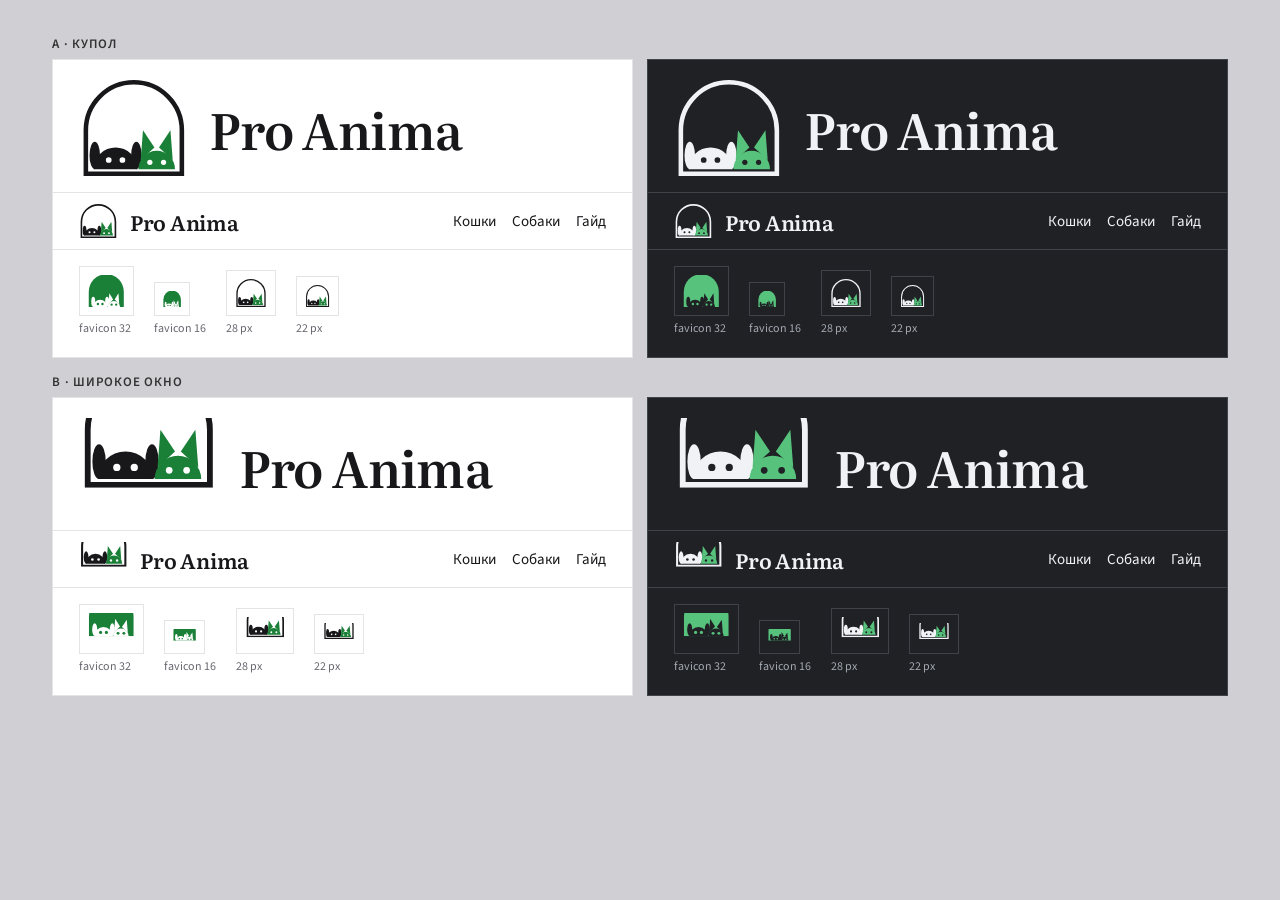
<file: docs/redesign/mockups/p-logo.html>
<!doctype html>
<html lang="ru">
<head>
<meta charset="utf-8">
<meta name="viewport" content="width=device-width, initial-scale=1">
<title>Логотип — пропорции</title>
<link href="https://fonts.googleapis.com/css2?family=Source+Sans+3:wght@400;600&family=Literata:opsz,wght@7..72,600&display=swap&subset=cyrillic,latin-ext" rel="stylesheet">
<style>
* { box-sizing: border-box; }
body { margin: 0; background: #cfcfd4; font-family: "Source Sans 3", system-ui, sans-serif; padding: 20px 0 40px; }
.page { max-width: 1200px; margin: 0 auto; padding: 0 12px; }
h2.t { font: 600 13px/1 "Source Sans 3", sans-serif; letter-spacing: .06em; text-transform: uppercase; color: #333; margin: 18px 0 8px; }
.pair { display: grid; grid-template-columns: 1fr 1fr; gap: 14px; margin-bottom: 8px; }
.panel { background: var(--bg); color: var(--ink); border: 1px solid var(--line); padding: 20px 26px; }
.light { --bg:#ffffff; --ink:#18181b; --muted:#67676f; --line:#e4e4e7; --accent:#1a7f37; }
.dark  { --bg:#1f2125; --ink:#f0f2f5; --muted:#a4a9b1; --line:#3e4249; --accent:#56c27c; }
.lock { display: flex; align-items: center; gap: 20px; color: var(--ink); }
.word { font-family: "Literata", serif; font-weight: 600; letter-spacing: -.012em; line-height: 1; white-space: nowrap; color: var(--ink); }
.lock .word { font-size: 50px; }
.hdr { display: flex; align-items: center; gap: 12px; height: 58px; border-top: 1px solid var(--line); border-bottom: 1px solid var(--line); margin: 16px -26px 0; padding: 0 26px; font-size: 15px; }
.hdr .word { font-size: 21px; }
.hdr .nav { margin-left: auto; display: flex; gap: 16px; }
.row { display: flex; align-items: flex-end; gap: 20px; flex-wrap: wrap; margin-top: 16px; }
.stack { display: flex; flex-direction: column; gap: 4px; align-items: flex-start; }
.tile { background: var(--bg); border: 1px solid var(--line); padding: 8px; display: flex; align-items: center; justify-content: center; }
.cap { font-size: 12px; color: var(--muted); }
</style>
</head>
<body>
<svg width="0" height="0" style="position:absolute">
  <defs>
    <!-- Shared heads: dog (floppy ears) left, cat (pointed ears) right. Base line y = 78. -->
    <g id="heads">
      <g fill="currentColor">
        <path d="M13 78A19 19 0 0 1 51 78Z"/>
        <ellipse cx="13.800" cy="66" rx="4.600" ry="12"/><ellipse cx="50.200" cy="66" rx="4.600" ry="12"/>
      </g>
      <g fill="var(--accent)">
        <path d="M52 78A16 16 0 0 1 84 78Z"/>
        <path d="M54 70 56 44 66 59Z"/><path d="M82 70 80 44 70 59Z"/>
      </g>
      <g fill="var(--bg)"><circle cx="26" cy="70" r="2.500"/><circle cx="38" cy="70" r="2.500"/><circle cx="62" cy="72" r="2.300"/><circle cx="74" cy="72" r="2.300"/></g>
    </g>
    <!-- A: dome window -->
    <symbol id="A" viewBox="0 0 96 84"><path d="M6 82V44A42 42 0 0 1 90 44V82Z" fill="none" stroke="currentColor" stroke-width="4"/><use href="#heads"/></symbol>
    <!-- B: wide window with large corner radius -->
    <symbol id="B" viewBox="0 18 96 66"><path d="M6 82V44Q6 22 28 22H68Q90 22 90 44V82Z" fill="none" stroke="currentColor" stroke-width="4"/><use href="#heads"/></symbol>
    <!-- favicons: solid window shape, heads cut out -->
    <symbol id="Af" viewBox="0 0 96 84"><path d="M2 84V44A46 46 0 0 1 94 44V84Z" fill="var(--accent)"/><g style="color:var(--bg)"><g fill="var(--bg)"><path d="M13 84A19 19 0 0 1 51 84Z"/><ellipse cx="13.800" cy="70" rx="5.200" ry="13"/><ellipse cx="50.200" cy="70" rx="5.200" ry="13"/><path d="M52 84A16 16 0 0 1 84 84Z"/><path d="M54 76 56 48 66 64Z"/><path d="M82 76 80 48 70 64Z"/></g><g fill="var(--accent)"><circle cx="26" cy="76" r="3.200"/><circle cx="38" cy="76" r="3.200"/><circle cx="62" cy="78" r="3"/><circle cx="74" cy="78" r="3"/></g></g></symbol>
    <symbol id="Bf" viewBox="0 18 96 66"><path d="M2 84V44Q2 18 28 18H68Q94 18 94 44V84Z" fill="var(--accent)"/><g fill="var(--bg)"><path d="M13 84A19 19 0 0 1 51 84Z"/><ellipse cx="13.800" cy="70" rx="5.200" ry="13"/><ellipse cx="50.200" cy="70" rx="5.200" ry="13"/><path d="M52 84A16 16 0 0 1 84 84Z"/><path d="M54 76 56 48 66 64Z"/><path d="M82 70 80 44 70 59Z" transform="translate(0 6)"/></g><g fill="var(--accent)"><circle cx="26" cy="76" r="3.200"/><circle cx="38" cy="76" r="3.200"/><circle cx="62" cy="78" r="3"/><circle cx="74" cy="78" r="3"/></g></symbol>
  </defs>
</svg>
<div class="page" id="root"></div>
<script>
const VB = { A:[96,84], B:[96,66], Af:[96,84], Bf:[96,66] };
const svg = (id, h) => { const [w,hh] = VB[id]; return `<svg viewBox="${id.startsWith('B') ? '0 18 96 66' : '0 0 96 84'}" style="height:${h}px;width:${h*w/hh}px"><use href="#${id}"/></svg>`; };
function sheet(theme, id) {
  const f = id + "f";
  return `<div class="panel ${theme}">
    <div class="lock">${svg(id, 96)}<span class="word">Pro Anima</span></div>
    <div class="hdr">${svg(id, 34)}<span class="word">Pro Anima</span><span class="nav"><span>Кошки</span><span>Собаки</span><span>Гайд</span></span></div>
    <div class="row">
      <div class="stack"><div class="tile">${svg(f, 32)}</div><span class="cap">favicon 32</span></div>
      <div class="stack"><div class="tile">${svg(f, 16)}</div><span class="cap">favicon 16</span></div>
      <div class="stack"><div class="tile">${svg(id, 28)}</div><span class="cap">28 px</span></div>
      <div class="stack"><div class="tile">${svg(id, 22)}</div><span class="cap">22 px</span></div>
    </div></div>`;
}
document.getElementById("root").innerHTML =
  `<h2 class="t">A · купол</h2><div class="pair">${sheet("light","A")}${sheet("dark","A")}</div>` +
  `<h2 class="t">B · широкое окно</h2><div class="pair">${sheet("light","B")}${sheet("dark","B")}</div>`;
</script>
</body>
</html>
</file>
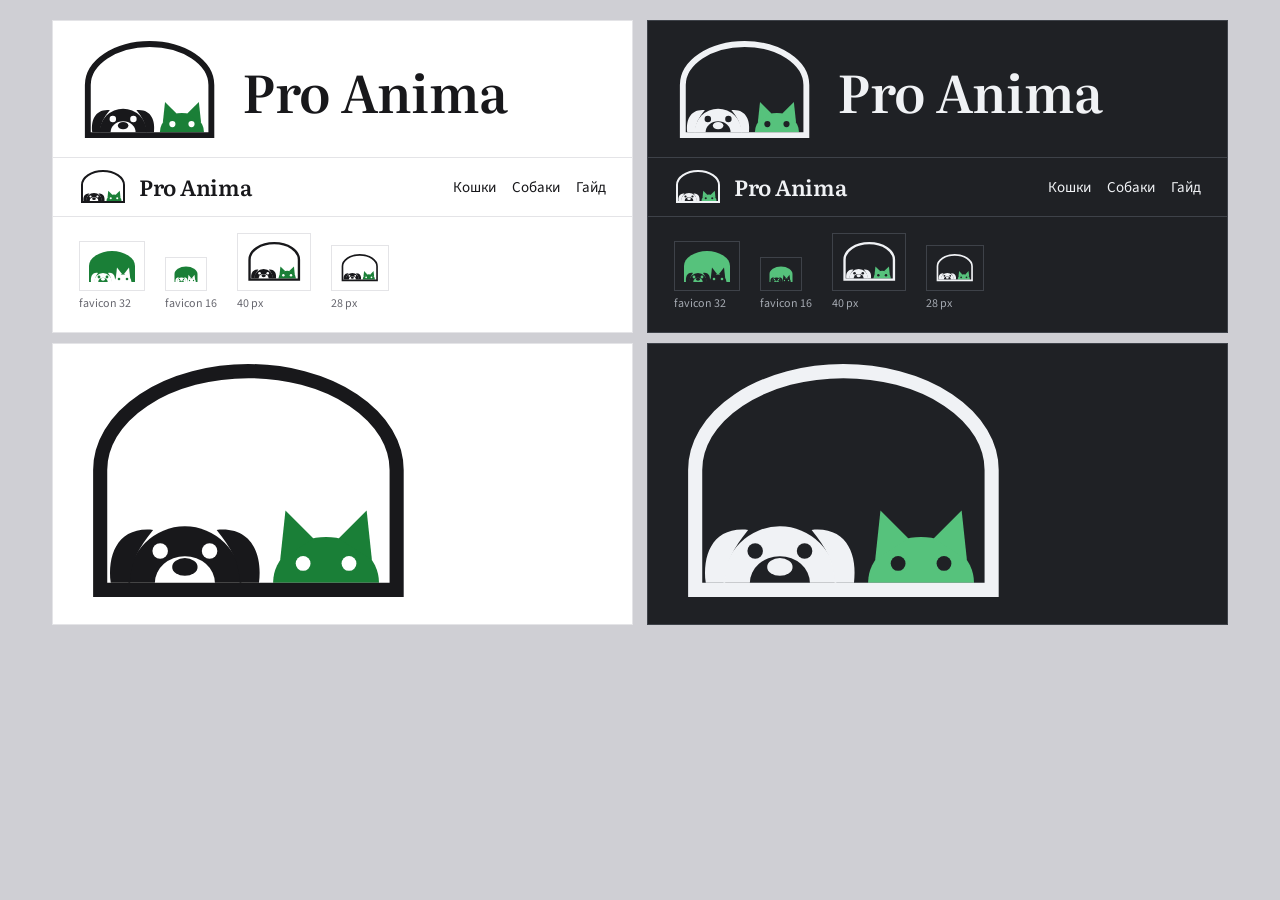
<file: docs/redesign/mockups/q-logo.html>
<!doctype html>
<html lang="ru">
<head>
<meta charset="utf-8">
<meta name="viewport" content="width=device-width, initial-scale=1">
<title>Логотип — пёс v2</title>
<link href="https://fonts.googleapis.com/css2?family=Source+Sans+3:wght@400;600&family=Literata:opsz,wght@7..72,600&display=swap&subset=cyrillic,latin-ext" rel="stylesheet">
<style>
* { box-sizing: border-box; }
body { margin: 0; background: #cfcfd4; font-family: "Source Sans 3", system-ui, sans-serif; padding: 20px 0 40px; }
.page { max-width: 1200px; margin: 0 auto; padding: 0 12px; }
.pair { display: grid; grid-template-columns: 1fr 1fr; gap: 14px; margin-bottom: 10px; }
.panel { background: var(--bg); color: var(--ink); border: 1px solid var(--line); padding: 20px 26px; }
.light { --bg:#ffffff; --ink:#18181b; --muted:#67676f; --line:#e4e4e7; --accent:#1a7f37; }
.dark  { --bg:#1f2125; --ink:#f0f2f5; --muted:#a4a9b1; --line:#3e4249; --accent:#56c27c; }
.lock { display: flex; align-items: center; gap: 22px; color: var(--ink); }
.word { font-family: "Literata", serif; font-weight: 600; letter-spacing: -.012em; line-height: 1; white-space: nowrap; color: var(--ink); }
.lock .word { font-size: 52px; }
.hdr { display: flex; align-items: center; gap: 12px; height: 60px; border-top: 1px solid var(--line); border-bottom: 1px solid var(--line); margin: 16px -26px 0; padding: 0 26px; font-size: 15px; }
.hdr .word { font-size: 22px; }
.hdr .nav { margin-left: auto; display: flex; gap: 16px; }
.row { display: flex; align-items: flex-end; gap: 20px; flex-wrap: wrap; margin-top: 16px; }
.stack { display: flex; flex-direction: column; gap: 4px; align-items: flex-start; }
.tile { background: var(--bg); border: 1px solid var(--line); padding: 8px; display: flex; align-items: center; justify-content: center; }
.cap { font-size: 12px; color: var(--muted); }
</style>
</head>
<body>
<svg width="0" height="0" style="position:absolute">
  <defs>
    <!-- Dog: round head, long ears hanging down the sides, light muzzle with a dark nose.
         Cat: pointed ears. Both sit on the sill at y = 78. -->
    <symbol id="win" viewBox="0 18 96 68">
      <g transform="translate(0 2)">
      <g fill="currentColor">
        <path d="M14 78A16 16 0 0 1 46 78Z"/>
        <path d="M21 63C11 62 8 70 9 78H14.500C14.500 72 17 68 21 63Z"/>
        <path d="M39 63C49 62 52 70 51 78H45.500C45.500 72 43 68 39 63Z"/>
      </g>
      <g fill="var(--bg)">
        <ellipse cx="30" cy="78" rx="8.500" ry="7.500"/>
        <circle cx="23" cy="69" r="2.200"/><circle cx="37" cy="69" r="2.200"/>
      </g>
      <ellipse cx="30" cy="73.500" rx="3.600" ry="2.500" fill="currentColor"/>
      <g fill="var(--accent)">
        <path d="M55 78A15 13 0 0 1 85 78Z"/>
        <path d="M57 71.500 58.500 57.500 66.500 65.500Z"/><path d="M83 71.500 81.500 57.500 73.500 65.500Z"/>
      </g>
      <g fill="var(--bg)"><circle cx="63.500" cy="72.500" r="2.100"/><circle cx="76.500" cy="72.500" r="2.100"/></g>
      </g>
      <!-- frame last, so nothing cuts through the sill -->
      <path d="M6 82V48A42 28 0 0 1 90 48V82Z" fill="none" stroke="currentColor" stroke-width="4"/>
    </symbol>
    <!-- Favicon: solid dome, animals cut out -->
    <symbol id="fav" viewBox="0 20 96 64">
      <path d="M2 84V52A46 30 0 0 1 94 52V84Z" fill="var(--accent)"/>
      <g fill="var(--bg)">
        <path d="M12 84A18 18 0 0 1 48 84Z"/>
        <path d="M20 66C8 64 5 74 6 84H13C13 77 16 71 20 66Z"/>
        <path d="M40 66C52 64 55 74 54 84H47C47 77 44 71 40 66Z"/>
        <path d="M53 84A17 15 0 0 1 87 84Z"/>
        <path d="M55.500 77 58 55 68 68Z"/><path d="M84.500 77 82 55 72 68Z"/>
      </g>
      <g fill="var(--accent)">
        <ellipse cx="30" cy="84" rx="9.500" ry="8.500"/>
        <circle cx="22" cy="74" r="2.800"/><circle cx="38" cy="74" r="2.800"/>
        <circle cx="62" cy="78" r="2.600"/><circle cx="78" cy="78" r="2.600"/>
      </g>
      <ellipse cx="30" cy="78.500" rx="4" ry="2.800" fill="var(--bg)"/>
    </symbol>
  </defs>
</svg>
<div class="page" id="root"></div>
<script>
const RATIO = { win: 96 / 68, fav: 96 / 64 };
const svg = (id, h) => `<svg style="height:${h}px;width:${h * RATIO[id]}px"><use href="#${id}" width="100%" height="100%"/></svg>`;
function sheet(theme) {
  return `<div class="panel ${theme}">
    <div class="lock">${svg("win", 100)}<span class="word">Pro Anima</span></div>
    <div class="hdr">${svg("win", 34)}<span class="word">Pro Anima</span><span class="nav"><span>Кошки</span><span>Собаки</span><span>Гайд</span></span></div>
    <div class="row">
      <div class="stack"><div class="tile">${svg("fav", 32)}</div><span class="cap">favicon 32</span></div>
      <div class="stack"><div class="tile">${svg("fav", 16)}</div><span class="cap">favicon 16</span></div>
      <div class="stack"><div class="tile">${svg("win", 40)}</div><span class="cap">40 px</span></div>
      <div class="stack"><div class="tile">${svg("win", 28)}</div><span class="cap">28 px</span></div>
    </div></div>`;
}
document.getElementById("root").innerHTML = `<div class="pair">${sheet("light")}${sheet("dark")}</div>` +
  `<div class="pair"><div class="panel light" style="display:flex;gap:30px;align-items:center;color:var(--ink)">${svg("win", 240)}</div><div class="panel dark" style="display:flex;gap:30px;align-items:center;color:var(--ink)">${svg("win", 240)}</div></div>`;
</script>
</body>
</html>
</file>
